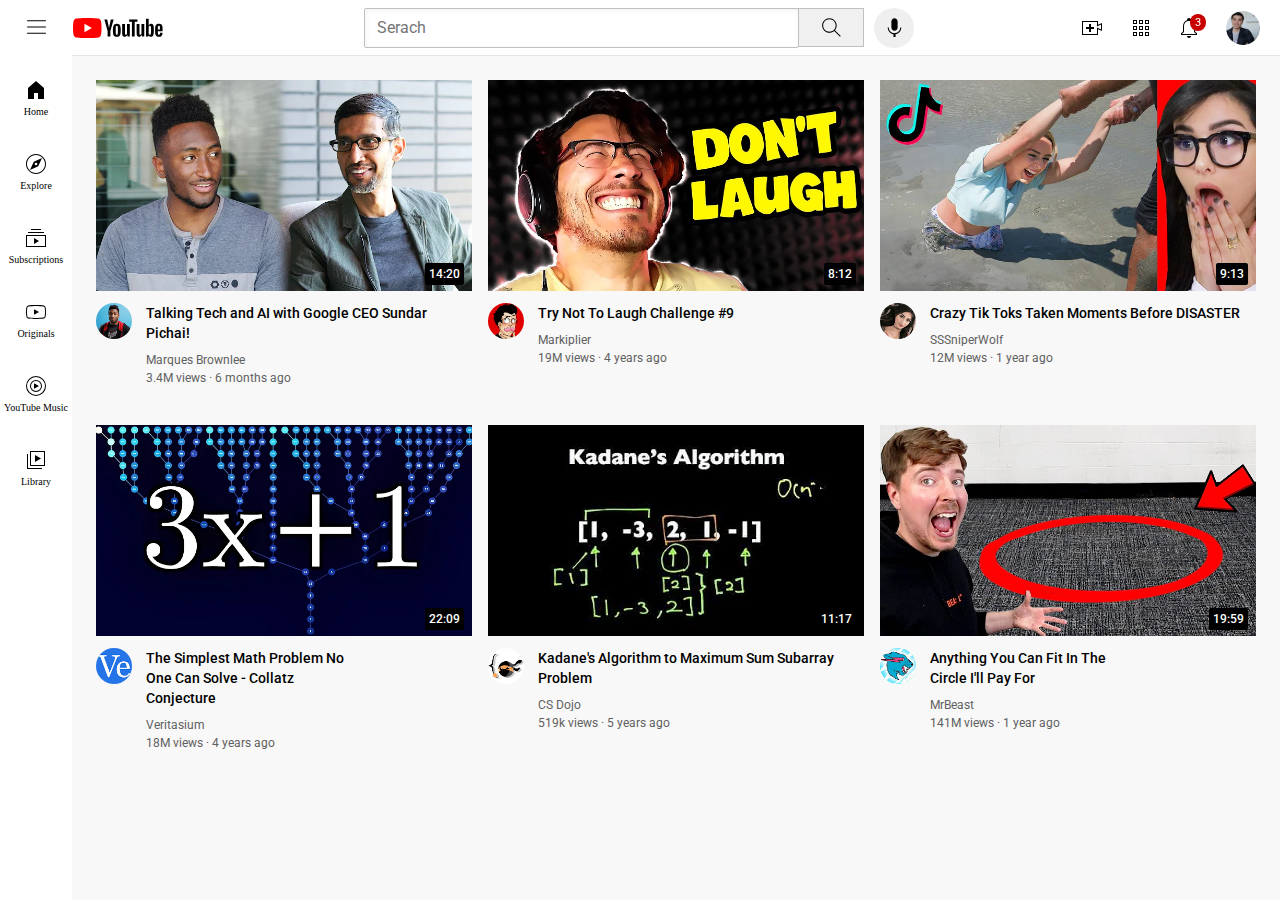
<file: index.html>
<!DOCTYPE html>
<html lang="en">
<head>
  <meta charset="UTF-8">
  <meta name="viewport" content="width=device-width, initial-scale=1.0">
  <link rel="stylesheet" href="youTube.css">
  <link rel="stylesheet" href="youTubeHeader.css">
  <link rel="stylesheet" href="youTubeGeneral.css">
  <link rel="stylesheet" href="youTubeSideBar.css">
  <link rel="preconnect" href="https://fonts.googleapis.com">
<link rel="preconnect" href="https://fonts.gstatic.com" crossorigin>
<link href="https://fonts.googleapis.com/css2?family=Roboto:wght@400;500;700&display=swap" rel="stylesheet">
  <title>Youtube.com Clone</title>
</head>
<body>


  <header class="header"> 

    <div class="left-section-flex">
      <img class="hamburger-menu" src="icons/hamburger-menu.svg" alt="">
      <img class="youTube-logo"  src="icons/youtube-logo.svg" alt="">
    </div>
    <div class="middle-section-flex">
      <input class="serachBox" type="text" placeholder="Serach">
      <button class="serach-btn">
        <img class="search-icon"   src="icons/search.svg" alt="">
        <div class="tooltip">Search</div>
      </button>
      <button class="voice-search-btn">
        <img class="voice-serach-icon"  src="icons/voice-search-icon.svg" alt="">
        <div class="tooltip-two">Search with your voice</div>
      </button>
    </div>
    <div class="right-section-flex">
      <div class="upload-icon-container"> 
        <img class="upload-icon" src="icons/upload.svg" alt="">
        <div class="tooltip-three">Create</div>
      </div>
      
      <div class="upload-icon-container">
        <img class="youTube-apps-icon"  src="icons/youtube-apps.svg" alt="">
        <div class="tooltip-three">YouTube Apps</div>
      </div>

      <div class="notifications-icon-container"> 
        <img class="notifications-icon"   src="icons/notifications.svg" alt="">
        <div class="notifications-count">3</div>
        <div class="tooltip-three">notifications</div>
      </div>
      <img class="current-user-pictures" src="my-channel.jpeg" alt="">

    </div>
    
  </header>

  <nav class="side-bar">
   <div class="sidebar-link">
    <img src="icons/home.svg" alt="">
    <div>Home</div>
  </div>
   <div class="sidebar-link">
    <img src="icons/explore.svg" alt="">
    <div>Explore</div>
  </div>
   <div class="sidebar-link">
    <img src="icons/subscriptions.svg" alt="">
    <div>Subscriptions</div>
  </div>
   <div class="sidebar-link">
    <img src="icons/originals.svg" alt="">
    <div>Originals</div>
  </div>
   <div class="sidebar-link">
    <img src="icons/youtube-music (1).svg" alt="">
    <div>YouTube Music</div>
  </div>
   <div class="sidebar-link">
    <img src="icons/library.svg" alt="">
    <div>Library</div>
  </div>
</nav>
<main>
  <div class="video-grid">

    <div class="video-preview">
      <div class="thumbnail-row">
        <img class="firtImage" src="thumbnail-1.webp" >
        <div class="video-time">14:20</div>
      </div>
      <div class="video-info-grid" >
        <div class="channel-picture"> <img class="profile-picture" src="channel-1.jpeg" alt="">
         
        </div>
        <div class="video-info"> 
        <p class="videoTitle">
          Talking Tech and AI with Google CEO Sundar Pichai!
       </p>
     
       <p class="videoAuthor" >
         Marques Brownlee 
       </p>
     
       <p class="videoStats">
         3.4M views &#183; 6 months ago
    </div>    
   </div>
   </div>    
  
  
    <div class="video-preview">
      <div class="thumbnailRow">  <img class="firtImage" src="thumbnail-2.webp" >
       <div class="video-time-two">8:12</div>
      </div>
      <div class="video-info-grid">
        <div class="channel-pic">
          <img class="profile-pic" src="channel-2.jpeg" alt=""></div>
        <div class="video-information">
          <p class="videoTitle">
            Try Not To Laugh Challenge #9
         </p>
       
         <p class="videoAuthor" >
           Markiplier
         </p>
       
         <p class="videoStats">
           19M views &#183; 4 years ago
         </p>  
        </div> 
      </div>
    </div>
  
    
    <div class="video-preview">
      <div class="thumbnail-row">
        <img class="firtImage" src="thumbnail-3-tiktok.webp" >
        <div class="video-time-two">9:13</div>
      </div>
      <div class="video-info-grid" >
        <div class="channel-picture"> <img class="profile-picture" src="channel-3.jpeg" alt="">
        </div>
        <div class="video-info"> 
        <p class="videoTitle">
         Crazy Tik Toks Taken Moments Before DISASTER
       </p>
     
       <p class="videoAuthor" >
         SSSniperWolf
       </p>
     
       <p class="videoStats">
         12M views &#183; 1 year ago
    </div>    
   </div>
   </div>    
  
  
    <div class="video-preview">
      <div class="thumbnailRow">  <img class="firtImage" src="thumbnail-4-maths.webp" >
        <div class="video-time-two">22:09</div>
      </div>
      <div class="video-info-grid">
        <div class="channel-pic">
          <img class="profile-pic" src="channel-4.jpeg" alt=""></div>
        <div class="video-information">
          <p class="videoTitle">
         The Simplest Math Problem No One Can Solve - Collatz Conjecture
         </p>
       
         <p class="videoAuthor" >
          Veritasium
         </p>
       
         <p class="videoStats">
           18M views &#183; 4 years ago
         </p>  
        </div> 
      </div>
    </div>
  
  
    <div class="video-preview">
      <div class="thumbnail-row">
        <img class="firtImage" src="thumbnail-5-algorithm.webp" >
        <div class="video-time-two">11:17</div>
      </div>
      <div class="video-info-grid" >
        <div class="channel-picture"> <img class="profile-picture" src="channel-5.jpeg" alt="">
        </div>
        <div class="video-info"> 
        <p class="videoTitle">
         Kadane's Algorithm to Maximum Sum Subarray Problem
       </p>
     
       <p class="videoAuthor" >
         CS Dojo
       </p>
     
       <p class="videoStats">
         519k views &#183; 5 years ago
    </div>    
   </div>
   </div>    
  
  
    <div class="video-preview">
      <div class="thumbnailRow">  <img class="firtImage" src="thumbnail-6-MrBeast.webp" >
        <div class="video-time">19:59</div>
      </div>
      <div class="video-info-grid">
        <div class="channel-pic">
          <img class="profile-pic" src="channel-6.jpeg" alt=""></div>
        <div class="video-information">
          <p class="videoTitle">
            Anything You Can Fit In The Circle I'll Pay For
         </p>
       
         <p class="videoAuthor" >
           MrBeast
         </p>
       
         <p class="videoStats">
           141M views &#183; 1 year ago
         </p>  
        </div> 
      </div>
    </div>
  
  

  </div>
</main>
  



</body>
</html>
</file>
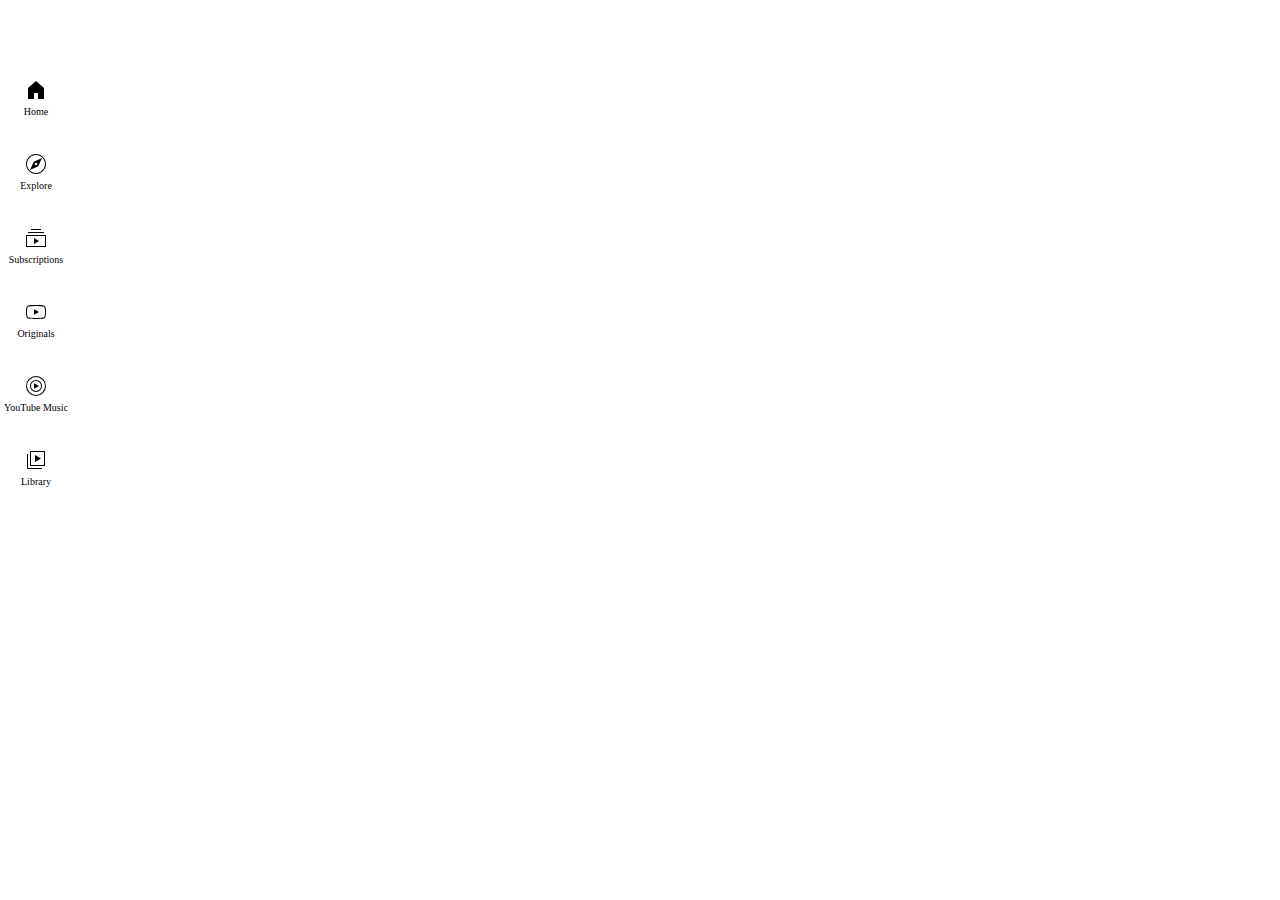
<file: example.html>
<!DOCTYPE html>
<html lang="en">
<head>
  <meta charset="UTF-8">
  <meta name="viewport" content="width=device-width, initial-scale=1.0">
  <title>Document</title>
</head>
<body>
  <style>
      .side-bar{
  position:fixed;
  background-color: white;
  left: 0;
  bottom: 0;
  top: 55px;
  width: 72px;
  z-index: 200;
  padding-top: 5px;
}
.sidebar-link{
  min-height: 74px ;
  display: flex;
  justify-content: center;
  align-items: center;
  flex-direction: column;
  cursor: pointer;

}
.sidebar-link:hover{
  background-color: rgb(235,235,235);
}
.sidebar-link img{
  height: 24px;
  margin-bottom: 4px;
}
.sidebar-link div{
  font: Roboto, Arial;
  font-size: 10px;
}
  </style>

<nav class="side-bar">
  <div class="sidebar-link">
   <img src="icons/home.svg" alt="">
   <div>Home</div>
 </div>
  <div class="sidebar-link">
   <img src="icons/explore.svg" alt="">
   <div>Explore</div>
 </div>
  <div class="sidebar-link">
   <img src="icons/subscriptions.svg" alt="">
   <div>Subscriptions</div>
 </div>
  <div class="sidebar-link">
   <img src="icons/originals.svg" alt="">
   <div>Originals</div>
 </div>
  <div class="sidebar-link">
   <img src="icons/youtube-music (1).svg" alt="">
   <div>YouTube Music</div>
 </div>
  <div class="sidebar-link">
   <img src="icons/library.svg" alt="">
   <div>Library</div>
 </div>
</nav>

</body>
</html>
</file>
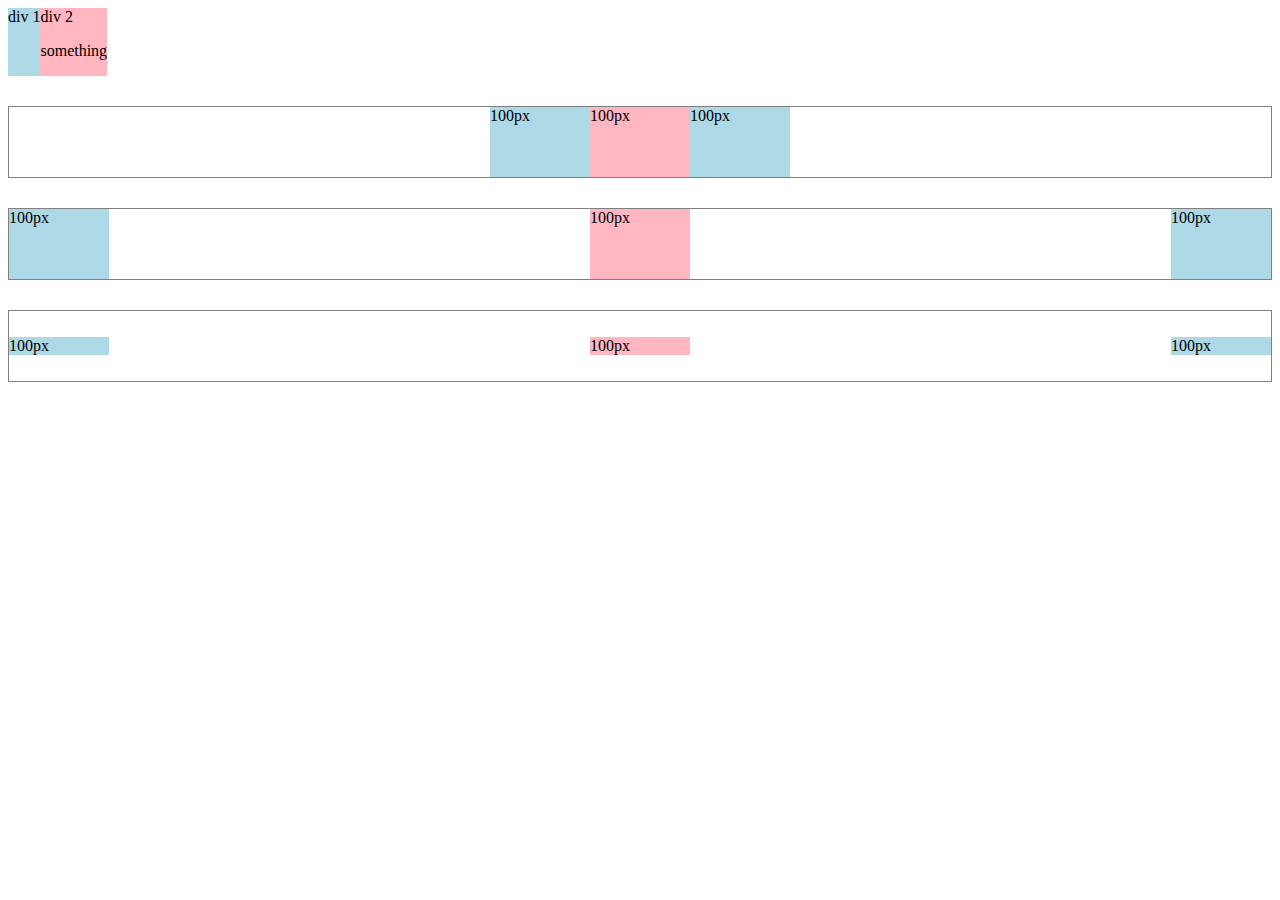
<file: flexbox.html>
<!DOCTYPE html>
<html lang="en">
<head>
  <meta charset="UTF-8">
  <meta name="viewport" content="width=device-width, initial-scale=1.0">
  <title>Flexbox Actitivty</title>
</head>
<body style="padding-bottom: 100px;">
  <div style="display: flex; flex-direction: row;">
    <div style="background-color: lightblue;"> div 1</div>
    <div style="background-color: lightpink;">div 2 <p>something</p></div>
  </div>

  <div style="display: flex; flex-direction: row; margin-top: 30px; height: 70px; border-width: 1px;
     border-style: solid; border-color: grey; justify-content: center ;">
    <div style="background-color: lightblue; width: 100px;"> 100px</div>
    <div style="background-color: lightpink; width: 100px;"> 100px</div>
    <div style="background-color: lightblue; width: 100px;"> 100px</div>
  </div>

  <div style="display: flex; flex-direction: row; margin-top: 30px; height: 70px; border-width: 1px;
  border-style: solid; border-color: grey; justify-content: space-between ;">
 <div style="background-color: lightblue; width: 100px;"> 100px</div>
 <div style="background-color: lightpink; width: 100px;"> 100px</div>
 <div style="background-color: lightblue; width: 100px;"> 100px</div>
</div>


<div style="display: flex; flex-direction: row; margin-top: 30px; height: 70px; border-width: 1px;
border-style: solid; border-color: grey; justify-content: space-between ; align-items: center;">
<div style="background-color: lightblue; width: 100px;"> 100px</div>
<div style="background-color: lightpink; width: 100px;"> 100px</div>
<div style="background-color: lightblue; width: 100px;"> 100px</div>
</div>

</body>
</html>
</file>
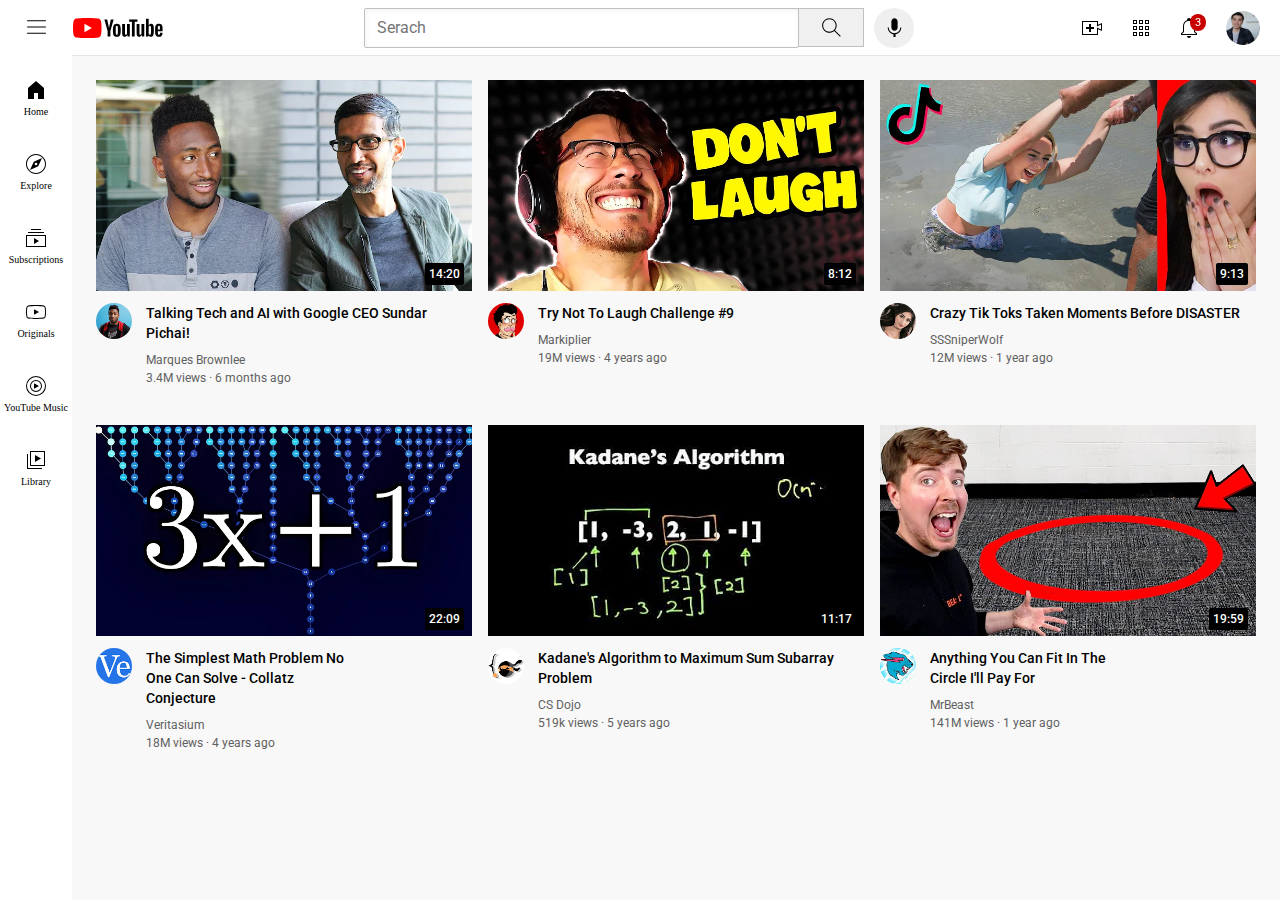
<file: youTube.html>
<!DOCTYPE html>
<html lang="en">
<head>
  <meta charset="UTF-8">
  <meta name="viewport" content="width=device-width, initial-scale=1.0">
  <link rel="stylesheet" href="youTube.css">
  <link rel="stylesheet" href="youTubeHeader.css">
  <link rel="stylesheet" href="youTubeGeneral.css">
  <link rel="stylesheet" href="youTubeSideBar.css">
  <link rel="preconnect" href="https://fonts.googleapis.com">
<link rel="preconnect" href="https://fonts.gstatic.com" crossorigin>
<link href="https://fonts.googleapis.com/css2?family=Roboto:wght@400;500;700&display=swap" rel="stylesheet">
  <title>Youtube.com Clone</title>
</head>
<body>


  <header class="header"> 

    <div class="left-section-flex">
      <img class="hamburger-menu" src="icons/hamburger-menu.svg" alt="">
      <img class="youTube-logo"  src="icons/youtube-logo.svg" alt="">
    </div>
    <div class="middle-section-flex">
      <input class="serachBox" type="text" placeholder="Serach">
      <button class="serach-btn">
        <img class="search-icon"   src="icons/search.svg" alt="">
        <div class="tooltip">Search</div>
      </button>
      <button class="voice-search-btn">
        <img class="voice-serach-icon"  src="icons/voice-search-icon.svg" alt="">
        <div class="tooltip-two">Search with your voice</div>
      </button>
    </div>
    <div class="right-section-flex">
      <div class="upload-icon-container"> 
        <img class="upload-icon" src="icons/upload.svg" alt="">
        <div class="tooltip-three">Create</div>
      </div>
      
      <div class="upload-icon-container">
        <img class="youTube-apps-icon"  src="icons/youtube-apps.svg" alt="">
        <div class="tooltip-three">YouTube Apps</div>
      </div>

      <div class="notifications-icon-container"> 
        <img class="notifications-icon"   src="icons/notifications.svg" alt="">
        <div class="notifications-count">3</div>
        <div class="tooltip-three">notifications</div>
      </div>
      <img class="current-user-pictures" src="my-channel.jpeg" alt="">

    </div>
    
  </header>

  <nav class="side-bar">
   <div class="sidebar-link">
    <img src="icons/home.svg" alt="">
    <div>Home</div>
  </div>
   <div class="sidebar-link">
    <img src="icons/explore.svg" alt="">
    <div>Explore</div>
  </div>
   <div class="sidebar-link">
    <img src="icons/subscriptions.svg" alt="">
    <div>Subscriptions</div>
  </div>
   <div class="sidebar-link">
    <img src="icons/originals.svg" alt="">
    <div>Originals</div>
  </div>
   <div class="sidebar-link">
    <img src="icons/youtube-music (1).svg" alt="">
    <div>YouTube Music</div>
  </div>
   <div class="sidebar-link">
    <img src="icons/library.svg" alt="">
    <div>Library</div>
  </div>
</nav>
<main>
  <div class="video-grid">

    <div class="video-preview">
      <div class="thumbnail-row">
        <img class="firtImage" src="thumbnail-1.webp" >
        <div class="video-time">14:20</div>
      </div>
      <div class="video-info-grid" >
        <div class="channel-picture"> <img class="profile-picture" src="channel-1.jpeg" alt="">
         
        </div>
        <div class="video-info"> 
        <p class="videoTitle">
          Talking Tech and AI with Google CEO Sundar Pichai!
       </p>
     
       <p class="videoAuthor" >
         Marques Brownlee 
       </p>
     
       <p class="videoStats">
         3.4M views &#183; 6 months ago
    </div>    
   </div>
   </div>    
  
  
    <div class="video-preview">
      <div class="thumbnailRow">  <img class="firtImage" src="thumbnail-2.webp" >
       <div class="video-time-two">8:12</div>
      </div>
      <div class="video-info-grid">
        <div class="channel-pic">
          <img class="profile-pic" src="channel-2.jpeg" alt=""></div>
        <div class="video-information">
          <p class="videoTitle">
            Try Not To Laugh Challenge #9
         </p>
       
         <p class="videoAuthor" >
           Markiplier
         </p>
       
         <p class="videoStats">
           19M views &#183; 4 years ago
         </p>  
        </div> 
      </div>
    </div>
  
    
    <div class="video-preview">
      <div class="thumbnail-row">
        <img class="firtImage" src="thumbnail-3-tiktok.webp" >
        <div class="video-time-two">9:13</div>
      </div>
      <div class="video-info-grid" >
        <div class="channel-picture"> <img class="profile-picture" src="channel-3.jpeg" alt="">
        </div>
        <div class="video-info"> 
        <p class="videoTitle">
         Crazy Tik Toks Taken Moments Before DISASTER
       </p>
     
       <p class="videoAuthor" >
         SSSniperWolf
       </p>
     
       <p class="videoStats">
         12M views &#183; 1 year ago
    </div>    
   </div>
   </div>    
  
  
    <div class="video-preview">
      <div class="thumbnailRow">  <img class="firtImage" src="thumbnail-4-maths.webp" >
        <div class="video-time-two">22:09</div>
      </div>
      <div class="video-info-grid">
        <div class="channel-pic">
          <img class="profile-pic" src="channel-4.jpeg" alt=""></div>
        <div class="video-information">
          <p class="videoTitle">
         The Simplest Math Problem No One Can Solve - Collatz Conjecture
         </p>
       
         <p class="videoAuthor" >
          Veritasium
         </p>
       
         <p class="videoStats">
           18M views &#183; 4 years ago
         </p>  
        </div> 
      </div>
    </div>
  
  
    <div class="video-preview">
      <div class="thumbnail-row">
        <img class="firtImage" src="thumbnail-5-algorithm.webp" >
        <div class="video-time-two">11:17</div>
      </div>
      <div class="video-info-grid" >
        <div class="channel-picture"> <img class="profile-picture" src="channel-5.jpeg" alt="">
        </div>
        <div class="video-info"> 
        <p class="videoTitle">
         Kadane's Algorithm to Maximum Sum Subarray Problem
       </p>
     
       <p class="videoAuthor" >
         CS Dojo
       </p>
     
       <p class="videoStats">
         519k views &#183; 5 years ago
    </div>    
   </div>
   </div>    
  
  
    <div class="video-preview">
      <div class="thumbnailRow">  <img class="firtImage" src="thumbnail-6-MrBeast.webp" >
        <div class="video-time">19:59</div>
      </div>
      <div class="video-info-grid">
        <div class="channel-pic">
          <img class="profile-pic" src="channel-6.jpeg" alt=""></div>
        <div class="video-information">
          <p class="videoTitle">
            Anything You Can Fit In The Circle I'll Pay For
         </p>
       
         <p class="videoAuthor" >
           MrBeast
         </p>
       
         <p class="videoStats">
           141M views &#183; 1 year ago
         </p>  
        </div> 
      </div>
    </div>
  
  

  </div>
</main>
  



</body>
</html>
</file>
<file: youTube.css>
.firtImage{
  width: 100%;
  
}


.video-preview{
 

}
.channel-picture{
  

}
.video-info{

 
}
.profile-picture{
  width: 36px;
  border-radius: 50px;
}
.thumbnail-row{
  margin-bottom: 8px;
  position: relative;
}
.videoTitle{
  margin-top: 0;
  font-size: 14px;
  font-weight: 500;
  line-height: 20px;
  margin-bottom: 10px;

}

.videoAuthor,.videoStats{

  font-size: 12px ;
  color: rgb(96, 96, 96);
  
}
.videoAuthor{
  margin-bottom: 4px;
}
.channel-pic{
  display: inline-block;
  width: 50px;
  vertical-align: top;
 
}
.video-information{
  display: inline-block;
  width: 200px;

}
.profile-pic{
  width: 36px;
  border-radius: 50px;
}
.thumbnailRow{
  margin-bottom: 8px;
  position: relative;
}
.video-info-grid{
  display:grid;
  grid-template-columns: 50px 1fr;
}
.video-grid{
  display: grid;
  grid-template-columns: 1fr 1fr 1fr;
  column-gap: 16px;
  row-gap: 40px;
}

/* @media (max-width: 750px){
  .video-grid{
    grid-template-columns: 1fr 1fr;
  }
}
@media (min-width: 751) and (max-width: 999px){
  .video-grid{
    grid-template-columns: 1fr 1fr 1fr;
  }
}
@media (min-width:1000px){
  .video-grid{
    grid-template-columns: 1fr 1fr 1fr 1fr;
}
}
this style is to adjust the width of the page
*/

.video-time{
  font-family: Roboto, Arial;
  font-size: 12px;
  font-weight: 500;
  padding: 4px;
  border-radius: 2px;
  background-color: black;
  color: white;
  position: absolute;
  bottom: 10px;
  right: 8px;
}
.video-time-two{
  font-family: Roboto, Arial;
  font-size: 12px;
  font-weight: 500;
  padding-left: 4px;
  padding-right: 4px;
  padding-top: 4px;
  padding-bottom: 4px;
  border-radius: 2px;
  background-color: black;
  color: white;
  position: absolute;
  bottom: 10px;
  right: 8px; 
}
.video-timer-three{
  background-color: black;
  color: white;
}
</file>
<file: youTubeHeader.css>
.header{
  height: 55px;
  display: flex;
  flex-direction: row;
  justify-content: space-between;
  position: fixed;
  top: 0;
  left: 0;
  right: 0;
  background-color: white;
  border-bottom-width:1px;
  border-bottom-style:solid;
  border-bottom-color: rgb(228,228,228);
  z-index: 100;

 }
 .left-section-flex{
  display: flex;
  align-items: center;

 }
 .middle-section-flex{
 
  flex: 1;
  margin-left: 70px;
  margin-right: 35px;
  max-width: 550px;
  display: flex;
  align-items: center;
 }
 .right-section-flex{
  margin-right: 20px;
  width: 180px;
  display: flex;
  align-items: center;
  justify-content: space-between;
  flex-shrink: 0;
  
 }
 .hamburger-menu{
  height: 25px;
  margin-left: 24px;
  margin-right: 24px;
  
 }
 .youTube-logo{
  height: 20px;
  
 }
 .serach-btn {
  height: 39px;
  width: 66px;
  background-color: rgb(240,240,240);
  border-width: 1px;
  border-style: solid;
  border-color: rgb(192,192,192) ;
  margin-left: -1px;
  margin-right: 10px;
  position: relative;
  display: flex;
  justify-content: center;
  align-items: center;
 
 }
 .tooltip, .tooltip-two, .tooltip-three{
  font-family: Roboto, Arial;
  position: absolute;
  background-color: grey;
  color: white;
  padding-top: 4px;
  padding-bottom: 4px;
  padding-right: 8px;
  padding-left: 8px;
  border-radius: 2px;
  font-size: 12px;
  bottom: -30px;
  opacity: 0;
  transition: opacity 0.15s;
  pointer-events: none;
  white-space: nowrap;

 }
 .serach-btn:hover .tooltip{
  opacity: 1;
 }

 .voice-search-btn{
  height: 40px;
  width: 40px;
  border-radius: 20px;
  border: none;
  background-color: rba(245,245,245);
  position: relative;
  display: flex;
  justify-content: center;
  align-items: center;
 }
 .upload-icon-container{
  position: relative;
  display: flex;
  justify-content: center;
  align-items: center;
 }
 .upload-icon-container:hover .tooltip-three{
  opacity: 1;
 }
.notifications-icon-container:hover .tooltip-three{
  opacity: 1;
}

 .voice-search-btn.tooltip-two{
  opacity: 1;
 }
 .voice-search-btn:hover .tooltip-two{
  opacity: 1;
 }
 .serachBox{
  flex: 1;
  height: 36px;
  padding-left: 12px;
  font-size: 16px;
  border-width: 1px;
  border-style: solid;
  border-color: rgb(192,192,192);
  border-radius: 2px;
  box-shadow: inset 1px 2px 5px rgba(0,0,0,0.05);
  width: 0;
 }
 .serachBox::placeholder{
  height: 40px;
  font-family: Roboto, Arial;
 }
 .search-icon{
  height: 25px;

 }
 .voice-serach-icon{
  height: 25px;
 
 }
 .upload-icon{
  height: 24px;

 }
 .youTube-apps-icon{
  height: 24px;
 }
 .notifications-icon{
  height: 24px;

 }
 .notifications-icon-container{
  position: relative;
  display: flex;
  justify-content: center;
  align-items: center;
 }
 .notifications-count{
  position: absolute;
  top: -2px;
  right: -5px;
  background-color: rgb(200, 0, 0);
  color: white;
  font-family: Roboto, Arial;
  font-size: 11px;
  padding-left: 5px;
  padding-right: 5px;
  padding-top: 2px;
  padding-bottom: 2px;
  border-radius: 10px;
 }
 .current-user-pictures{
  height: 34px;
  border-radius: 16px;

 }
</file>
<file: youTubeGeneral.css>
p{
  font-family: Roboto, Arial;
  margin-top: 0;
  margin-bottom: 0;
 }
 body{
  margin: 0;
  padding-top: 80px;
  padding-left: 96px;
  padding-right: 24px;
  background-color: rgb(248,248,248);
 }
</file>
<file: youTubeSideBar.css>
.side-bar{
  position:fixed;
  background-color: white;
  left: 0;
  bottom: 0;
  top: 55px;
  width: 72px;
  z-index: 200;
  padding-top: 5px;
}
.sidebar-link{
  min-height: 74px ;
  display: flex;
  justify-content: center;
  align-items: center;
  flex-direction: column;
  cursor: pointer;

}
.sidebar-link:hover{
  background-color: rgb(235,235,235);
}
.sidebar-link img{
  height: 24px;
  margin-bottom: 4px;
}
.sidebar-link div{
  font: Roboto, Arial;
  font-size: 10px;
}
</file>
